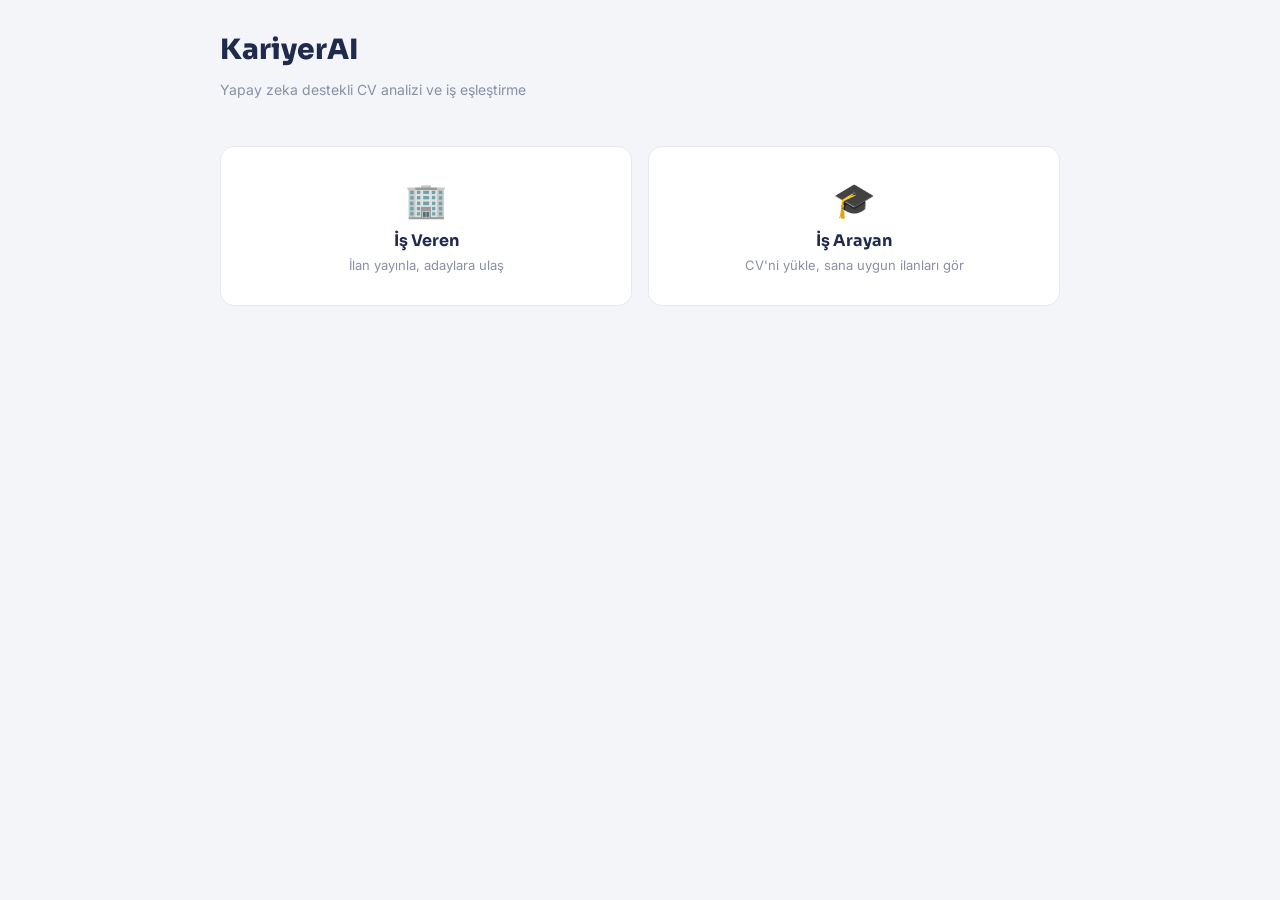
<file: app/index.html>
<!DOCTYPE html>
<html lang="tr">
<head>
<meta charset="UTF-8">
<title>KariyerAI</title>
<link rel="preconnect" href="https://fonts.googleapis.com">
<link href="https://fonts.googleapis.com/css2?family=Sora:wght@600;700;800&family=Inter:wght@400;500;600&display=swap" rel="stylesheet">
<style>
  :root {
    --primary: #1F2A4D;
    --secondary: #FF7A59;
    --bg: #F4F5F9;
    --card: #FFFFFF;
    --border: #E7E9F1;
    --muted: #8A8FA3;
    --success-bg: #EAF7EE;
    --success-text: #1E8E4E;
    --danger-bg: #FDEAEA;
    --danger-text: #B03030;
  }
  * { box-sizing: border-box; }
  body {
    font-family: 'Inter', sans-serif;
    background: var(--bg);
    color: var(--primary);
    margin: 0;
    padding: 0;
  }
  .wrap { max-width: 880px; margin: 0 auto; padding: 32px 20px 80px; }
  h1 { font-family: 'Sora', sans-serif; font-size: 28px; font-weight: 800; margin: 0 0 4px; }
  h2 { font-family: 'Sora', sans-serif; font-size: 19px; font-weight: 700; margin: 0 0 14px; }
  .subtitle { color: var(--muted); font-size: 14px; margin-bottom: 28px; }
  .topbar { display: flex; justify-content: space-between; align-items: center; margin-bottom: 8px; }
  .card {
    background: var(--card);
    border: 1px solid var(--border);
    border-radius: 14px;
    padding: 22px 24px;
    margin-bottom: 18px;
  }
  input[type=text], input[type=email] {
    width: 100%;
    padding: 11px 13px;
    margin-bottom: 12px;
    border: 1px solid var(--border);
    border-radius: 8px;
    font-family: 'Inter', sans-serif;
    font-size: 14px;
    background: #FAFBFD;
  }
  input[type=text]:focus, input[type=email]:focus, textarea:focus { outline: 2px solid var(--secondary); background: white; }
  textarea {
    width: 100%; min-height: 130px; padding: 11px 13px; margin-bottom: 12px;
    border: 1px solid var(--border); border-radius: 8px; font-family: 'Inter', sans-serif;
    font-size: 14px; background: #FAFBFD; resize: vertical;
  }
  label { font-size: 13px; font-weight: 600; color: var(--muted); display: block; margin-bottom: 6px; }
  button {
    background: var(--secondary); color: white; border: none;
    padding: 11px 22px; border-radius: 8px; cursor: pointer;
    font-family: 'Inter', sans-serif; font-weight: 600; font-size: 14px;
    transition: opacity 0.15s;
  }
  button:hover { opacity: 0.88; }
  button.secondary-btn { background: var(--primary); }
  button.ghost { background: transparent; color: var(--primary); border: 1px solid var(--border); }
  button:disabled { background: #D4D7E2; cursor: not-allowed; }
  .role-grid { display: grid; grid-template-columns: 1fr 1fr; gap: 16px; margin-top: 20px; }
  .role-card {
    background: var(--card); border: 1px solid var(--border); border-radius: 14px;
    padding: 32px 20px; text-align: center; cursor: pointer; transition: all 0.15s;
  }
  .role-card:hover { border-color: var(--secondary); transform: translateY(-2px); }
  .role-card .emoji { font-size: 34px; margin-bottom: 10px; }
  .role-card h3 { font-family: 'Sora', sans-serif; margin: 0 0 6px; font-size: 16px; }
  .role-card p { color: var(--muted); font-size: 13px; margin: 0; }
  .back-link { cursor: pointer; color: var(--muted); font-size: 13px; margin-bottom: 16px; display: inline-block; }
  .back-link:hover { color: var(--primary); }
  #status { color: var(--muted); font-size: 13px; margin-top: 8px; }
  .job-row {
    display: flex; justify-content: space-between; align-items: center;
    padding: 12px 0; border-bottom: 1px solid var(--border);
  }
  .job-row:last-child { border-bottom: none; }
  .job-row-title { font-weight: 600; font-size: 14px; }
  .job-row-company { color: var(--muted); font-size: 12px; }
  .job-row-preview { color: var(--muted); font-size: 12px; margin-top: 3px; max-width: 500px; }
  .del-btn { background: transparent; color: var(--danger-text); font-size: 12px; padding: 6px 10px; }

  .score-badge {
    display: inline-block; font-family: 'Sora', sans-serif; font-weight: 800; font-size: 18px;
    color: var(--secondary); margin-right: 8px;
  }
  .match-card { border-left: 4px solid var(--secondary); }
  .match-card.low { border-left-color: var(--border); opacity: 0.85; }
  .tag {
    display: inline-block; background: var(--success-bg); color: var(--success-text);
    padding: 3px 10px; border-radius: 20px; font-size: 12px; margin: 2px 4px 2px 0; font-weight: 500;
  }
  .tag.missing { background: var(--danger-bg); color: var(--danger-text); }
  .recommend {
    display: inline-block; padding: 3px 10px; border-radius: 20px; font-size: 12px; font-weight: 600; margin-top: 4px;
  }
  .recommend.evet { background: var(--success-bg); color: var(--success-text); }
  .recommend.kismen { background: #FFF4E5; color: #B26A00; }
  .recommend.hayir { background: var(--danger-bg); color: var(--danger-text); }
  .section-label {
    font-family: 'Sora', sans-serif; font-weight: 700; font-size: 14px; color: var(--muted);
    text-transform: uppercase; letter-spacing: 0.04em; margin: 26px 0 12px;
  }
  .welcome-banner {
    background: var(--primary); color: white; padding: 16px 20px; border-radius: 12px; margin-bottom: 20px;
    font-family: 'Sora', sans-serif; font-weight: 600; font-size: 15px;
  }
  .empty-state { color: var(--muted); font-size: 14px; text-align: center; padding: 30px 0; }
  .spinner {
    display: inline-block; width: 14px; height: 14px; border: 2px solid var(--border);
    border-top-color: var(--secondary); border-radius: 50%; animation: spin 0.7s linear infinite;
    vertical-align: middle; margin-right: 6px;
  }
  @keyframes spin { to { transform: rotate(360deg); } }

  .detail-toggle {
    background: transparent; color: var(--secondary); border: none; padding: 4px 0;
    font-size: 12.5px; font-weight: 600; cursor: pointer; margin-top: 8px; display: inline-flex;
    align-items: center; gap: 4px;
  }
  .detail-toggle:hover { text-decoration: underline; opacity: 1; }
  .detail-toggle .arrow { display: inline-block; transition: transform 0.15s; font-size: 10px; }
  .detail-toggle.open .arrow { transform: rotate(90deg); }
  .req-list { margin-top: 10px; border-top: 1px solid var(--border); padding-top: 10px; display: none; }
  .req-list.open { display: block; }
  .req-row { display: flex; align-items: flex-start; gap: 9px; padding: 7px 0; border-bottom: 1px dashed var(--border); }
  .req-row:last-child { border-bottom: none; }
  .req-icon { flex-shrink: 0; width: 18px; text-align: center; font-size: 13px; margin-top: 1px; }
  .req-body { flex: 1; min-width: 0; }
  .req-name { font-weight: 600; font-size: 13px; }
  .req-tur { font-size: 10.5px; color: var(--muted); margin-left: 6px; font-weight: 500; text-transform: uppercase; letter-spacing: 0.03em; }
  .req-kanit { color: var(--muted); font-size: 12px; margin-top: 2px; line-height: 1.4; }
  .other-job-card {
    border: 1px solid var(--border); border-radius: 10px; margin-bottom: 8px; background: var(--card);
    overflow: hidden;
  }
  .other-job-row {
    display: flex; justify-content: space-between; align-items: center;
    padding: 10px 16px; font-size: 13px; cursor: pointer;
  }
  .other-job-row:hover { background: #FAFBFD; }
  .other-job-row .score { color: var(--muted); font-weight: 700; }
  .other-job-detail { padding: 0 16px 14px; display: none; }
  .other-job-detail.open { display: block; }
  .other-job-eval { font-size: 13px; color: var(--primary); margin: 4px 0 10px; padding-top: 10px; border-top: 1px solid var(--border); }
</style>
</head>
<body>
<div class="wrap">

<div class="topbar">
  <div>
    <h1>KariyerAI</h1>
    <p class="subtitle">Yapay zeka destekli CV analizi ve iş eşleştirme</p>
  </div>
</div>

<div id="landing">
  <div class="role-grid">
    <div class="role-card" onclick="showView('employer')">
      <div class="emoji">🏢</div>
      <h3>İş Veren</h3>
      <p>İlan yayınla, adaylara ulaş</p>
    </div>
    <div class="role-card" onclick="showView('seeker')">
      <div class="emoji">🎓</div>
      <h3>İş Arayan</h3>
      <p>CV'ni yükle, sana uygun ilanları gör</p>
    </div>
  </div>
</div>

<div id="employerView" style="display:none;">
  <span class="back-link" onclick="showView('landing')">&larr; Geri</span>
  <div class="card">
    <h2>Yeni İlan</h2>
    <label>Pozisyon Adı</label>
    <input type="text" id="jobTitle" placeholder="örn: AI Engineer">
    <label>Şirket (opsiyonel)</label>
    <input type="text" id="jobCompany" placeholder="örn: Acme Yazılım">
    <label>İlan Metni</label>
    <textarea id="jobText" placeholder="İlan detaylarını buraya yapıştır"></textarea>
    <button onclick="submitJob()">İlanı Yayınla</button>
    <p id="employerStatus"></p>
  </div>
  <div class="card">
    <h2>Yayındaki İlanlar</h2>
    <div id="jobsList" class="empty-state">Yükleniyor...</div>
  </div>
</div>

<div id="jobCandidatesView" style="display:none;">
  <span class="back-link" onclick="showView('employerView')">&larr; İlanlara geri dön</span>
  <div id="jobCandidatesHeader" class="welcome-banner"></div>
  <div id="jobCandidatesContainer">Yükleniyor...</div>
</div>

<div id="seekerLogin" style="display:none;">
  <span class="back-link" onclick="showView('landing')">&larr; Geri</span>
  <div class="card">
    <h2>Giriş</h2>
    <label>Ad Soyad</label>
    <input type="text" id="candName" placeholder="Adın Soyadın">
    <label>E-posta</label>
    <input type="email" id="candEmail" placeholder="ornek@mail.com">
    <button onclick="checkCandidate()">Devam Et</button>
    <p id="loginStatus"></p>
  </div>
</div>

<div id="cvUploadView" style="display:none;">
  <span class="back-link" onclick="showView('seekerLogin')">&larr; Geri</span>
  <div class="card">
    <h2>CV'ni Yükle</h2>
    <p class="subtitle" style="margin-bottom:14px;">Bu, sadece ilk seferde yapılır. Sonraki girişlerinde tekrar analiz gerekmez.</p>
    <input type="file" id="cvFile" accept="application/pdf">
    <br><br>
    <button onclick="uploadCv()">CV'yi Analiz Et</button>
    <p id="uploadStatus"></p>
  </div>
</div>

<div id="jobsView" style="display:none;">
  <span class="back-link" onclick="showView('landing')">&larr; Geri</span>
  <div id="welcomeBanner" class="welcome-banner"></div>
  <div id="matchesContainer">Yükleniyor...</div>
</div>

</div>

<script>
let currentCandidate = null;

const VIEW_MAP = {
  landing: 'landing',
  employer: 'employerView',
  seeker: 'seekerLogin',
  employerView: 'employerView',
  seekerLogin: 'seekerLogin',
  cvUploadView: 'cvUploadView',
  jobsView: 'jobsView',
  jobCandidatesView: 'jobCandidatesView'
};

function showView(view) {
  const targetId = VIEW_MAP[view] || view;
  ['landing','employerView','seekerLogin','cvUploadView','jobsView','jobCandidatesView'].forEach(v => {
    document.getElementById(v).style.display = (v === targetId) ? 'block' : 'none';
  });
  if (targetId === 'employerView') loadJobs();
}

// ---------- İş Veren ----------
async function loadJobs() {
  const res = await fetch('/jobs');
  const data = await res.json();
  const container = document.getElementById('jobsList');
  if (data.jobs.length === 0) {
    container.innerHTML = '<div class="empty-state">Henüz ilan eklenmedi.</div>';
    return;
  }
  container.innerHTML = data.jobs.map(j => `
    <div class="job-row">
      <div>
        <div class="job-row-title">${j.title} ${j.company ? '<span class="job-row-company">— ' + j.company + '</span>' : ''}</div>
        <div class="job-row-preview">${j.text.slice(0, 130)}...</div>
      </div>
      <div style="display:flex; gap:8px; align-items:center;">
        <button class="ghost" onclick="showJobCandidates('${j.id}')">Adayları Gör</button>
        <button class="del-btn" onclick="deleteJob('${j.id}')">Sil</button>
      </div>
    </div>
  `).join('');
}

async function showJobCandidates(jobId) {
  showView('jobCandidatesView');
  document.getElementById('jobCandidatesHeader').innerText = 'Yükleniyor...';
  document.getElementById('jobCandidatesContainer').innerHTML = '<div class="empty-state"><span class="spinner"></span>Adaylar eşleştiriliyor...</div>';

  const res = await fetch('/jobs/' + jobId + '/candidates');
  const data = await res.json();
  document.getElementById('jobCandidatesHeader').innerText = (data.job_title || 'İlan') + ' — Aday Havuzu';
  renderJobCandidates(data);
}

function renderJobCandidates(data) {
  const container = document.getElementById('jobCandidatesContainer');
  if (!data.candidates || data.candidates.length === 0) {
    container.innerHTML = '<div class="empty-state">Sistemde henüz aday yok.</div>';
    return;
  }

  container.innerHTML = data.candidates.map(c => `
    <div class="card match-card">
      <div>
        <span class="score-badge">%${c.similarity_score}</span><strong>${c.name}</strong>
        <span style="color:var(--muted); font-size:13px;"> — ${c.email}</span>
      </div>
      <p style="font-size:14px; margin:10px 0;">${c.kisa_degerlendirme}</p>
      <div style="margin-bottom:6px;">${c.eslesen_beceriler.map(s => `<span class="tag">${s}</span>`).join('')}</div>
      <div style="margin-bottom:8px;">${c.eksik_beceriler.map(s => `<span class="tag missing">${s}</span>`).join('')}</div>
      <span class="recommend ${c.tavsiye_edilir_mi}">${c.tavsiye_edilir_mi === 'evet' ? 'Tavsiye edilir' : c.tavsiye_edilir_mi === 'kismen' ? 'Kısmen uygun' : 'Uygun değil'}</span>
      <div>
        <button id="toggle-cand-${c.candidate_id}" class="detail-toggle" onclick="toggleReqList('cand-${c.candidate_id}')">
          <span class="arrow">▶</span><span class="label">Detaylı değerlendirmeyi gör</span>
        </button>
      </div>
      <div id="req-cand-${c.candidate_id}" class="req-list">${renderReqList(c.gereksinim_degerlendirmesi)}</div>
    </div>
  `).join('');
}

async function deleteJob(id) {
  await fetch('/jobs/' + id, { method: 'DELETE' });
  loadJobs();
}

async function submitJob() {
  const title = document.getElementById('jobTitle').value.trim();
  const company = document.getElementById('jobCompany').value.trim();
  const text = document.getElementById('jobText').value.trim();
  if (!title || !text) { alert('Pozisyon adı ve ilan metni zorunlu'); return; }
  document.getElementById('employerStatus').innerText = 'Kaydediliyor...';
  await fetch('/jobs', {
    method: 'POST',
    headers: { 'Content-Type': 'application/json' },
    body: JSON.stringify({ title, company, text })
  });
  document.getElementById('jobTitle').value = '';
  document.getElementById('jobCompany').value = '';
  document.getElementById('jobText').value = '';
  document.getElementById('employerStatus').innerText = 'İlan yayınlandı.';
  loadJobs();
}

// ---------- İş Arayan ----------
async function checkCandidate() {
  const name = document.getElementById('candName').value.trim();
  const email = document.getElementById('candEmail').value.trim();
  if (!name || !email) { alert('Ad soyad ve e-posta gerekli'); return; }

  document.getElementById('loginStatus').innerHTML = '<span class="spinner"></span>Kontrol ediliyor...';

  const res = await fetch('/candidates/by-email/' + encodeURIComponent(email));
  if (res.status === 200) {
    const data = await res.json();
    currentCandidate = data;
    document.getElementById('loginStatus').innerText = '';
    showJobsView();
  } else {
    document.getElementById('loginStatus').innerText = '';
    showView('cvUploadView');
  }
}

async function uploadCv() {
  const fileInput = document.getElementById('cvFile');
  if (!fileInput.files.length) { alert('Önce bir PDF seç'); return; }

  document.getElementById('uploadStatus').innerHTML = '<span class="spinner"></span>CV analiz ediliyor, bu biraz sürebilir...';

  const formData = new FormData();
  formData.append('name', document.getElementById('candName').value.trim());
  formData.append('email', document.getElementById('candEmail').value.trim());
  formData.append('file', fileInput.files[0]);

  const res = await fetch('/candidates', { method: 'POST', body: formData });
  const data = await res.json();
  currentCandidate = data;
  document.getElementById('uploadStatus').innerText = '';
  showJobsView();
}

async function showJobsView() {
  showView('jobsView');
  document.getElementById('welcomeBanner').innerText = 'Hoş geldin, ' + currentCandidate.name;
  document.getElementById('matchesContainer').innerHTML = '<div class="empty-state"><span class="spinner"></span>İlanlar eşleştiriliyor...</div>';

  const res = await fetch('/candidates/' + currentCandidate.id + '/matches');
  const data = await res.json();
  renderMatches(data);
}

const DURUM_ICON = { karsilaniyor: '✅', kismen: '🟡', karsilanmiyor: '❌' };
const DURUM_LABEL = { karsilaniyor: 'Karşılıyor', kismen: 'Kısmen karşılıyor', karsilanmiyor: 'Karşılamıyor' };

function renderReqList(gereksinimler) {
  if (!gereksinimler || gereksinimler.length === 0) {
    return '<div style="color:var(--muted); font-size:12px;">Detaylı değerlendirme mevcut değil.</div>';
  }
  return gereksinimler.map(g => {
    const icon = DURUM_ICON[g.durum] || '•';
    const label = DURUM_LABEL[g.durum] || g.durum || '';
    const tur = g.tur === 'tercih' ? 'Tercih' : 'Zorunlu';
    const kanit = g.kanit && g.kanit !== 'kanit yok' ? g.kanit : 'CV\'de kanıt bulunamadı';
    return `
      <div class="req-row">
        <div class="req-icon">${icon}</div>
        <div class="req-body">
          <span class="req-name">${g.gereksinim || ''}</span><span class="req-tur">${tur} · ${label}</span>
          <div class="req-kanit">${kanit}</div>
        </div>
      </div>
    `;
  }).join('');
}

function toggleReqList(id) {
  const list = document.getElementById('req-' + id);
  const btn = document.getElementById('toggle-' + id);
  if (!list) return;
  const isOpen = list.classList.toggle('open');
  if (btn) {
    btn.classList.toggle('open', isOpen);
    btn.querySelector('.label').innerText = isOpen ? 'Detaylı değerlendirmeyi gizle' : 'Detaylı değerlendirmeyi gör';
  }
}

function toggleOtherDetail(id) {
  const detail = document.getElementById('other-detail-' + id);
  if (!detail) return;
  detail.classList.toggle('open');
}

function renderMatches(data) {
  const container = document.getElementById('matchesContainer');
  if (data.suitable.length === 0 && data.others.length === 0) {
    container.innerHTML = '<div class="empty-state">Sistemde henüz ilan yok.</div>';
    return;
  }

  let html = '';

  if (data.suitable.length > 0) {
    html += '<div class="section-label">Sana Uygun İlanlar</div>';
    data.suitable.forEach(r => {
      html += `
        <div class="card match-card">
          <div><span class="score-badge">%${r.similarity_score}</span><strong>${r.job_title}</strong> ${r.company ? '<span style="color:var(--muted); font-size:13px;">— ' + r.company + '</span>' : ''}</div>
          <p style="font-size:14px; margin:10px 0;">${r.kisa_degerlendirme}</p>
          <div style="margin-bottom:6px;">${r.eslesen_beceriler.map(s => `<span class="tag">${s}</span>`).join('')}</div>
          <div style="margin-bottom:8px;">${r.eksik_beceriler.map(s => `<span class="tag missing">${s}</span>`).join('')}</div>
          <span class="recommend ${r.tavsiye_edilir_mi}">${r.tavsiye_edilir_mi === 'evet' ? 'Tavsiye edilir' : r.tavsiye_edilir_mi === 'kismen' ? 'Kısmen uygun' : 'Uygun değil'}</span>
          <div>
            <button id="toggle-${r.job_id}" class="detail-toggle" onclick="toggleReqList('${r.job_id}')">
              <span class="arrow">▶</span><span class="label">Detaylı değerlendirmeyi gör</span>
            </button>
          </div>
          <div id="req-${r.job_id}" class="req-list">${renderReqList(r.gereksinim_degerlendirmesi)}</div>
        </div>
      `;
    });
  }

  if (data.others.length > 0) {
    html += '<div class="section-label">Diğer İlanlar</div>';
    data.others.forEach(r => {
      html += `
        <div class="other-job-card">
          <div class="other-job-row" onclick="toggleOtherDetail('${r.job_id}')">
            <div><strong>${r.job_title}</strong> ${r.company ? '<span style="color:var(--muted);"> — ' + r.company + '</span>' : ''}</div>
            <div class="score">%${r.similarity_score}</div>
          </div>
          <div id="other-detail-${r.job_id}" class="other-job-detail">
            ${r.kisa_degerlendirme ? `<div class="other-job-eval">${r.kisa_degerlendirme}</div>` : ''}
            ${renderReqList(r.gereksinim_degerlendirmesi)}
          </div>
        </div>
      `;
    });
  }

  container.innerHTML = html;
}
</script>
</body>
</html>
</file>
